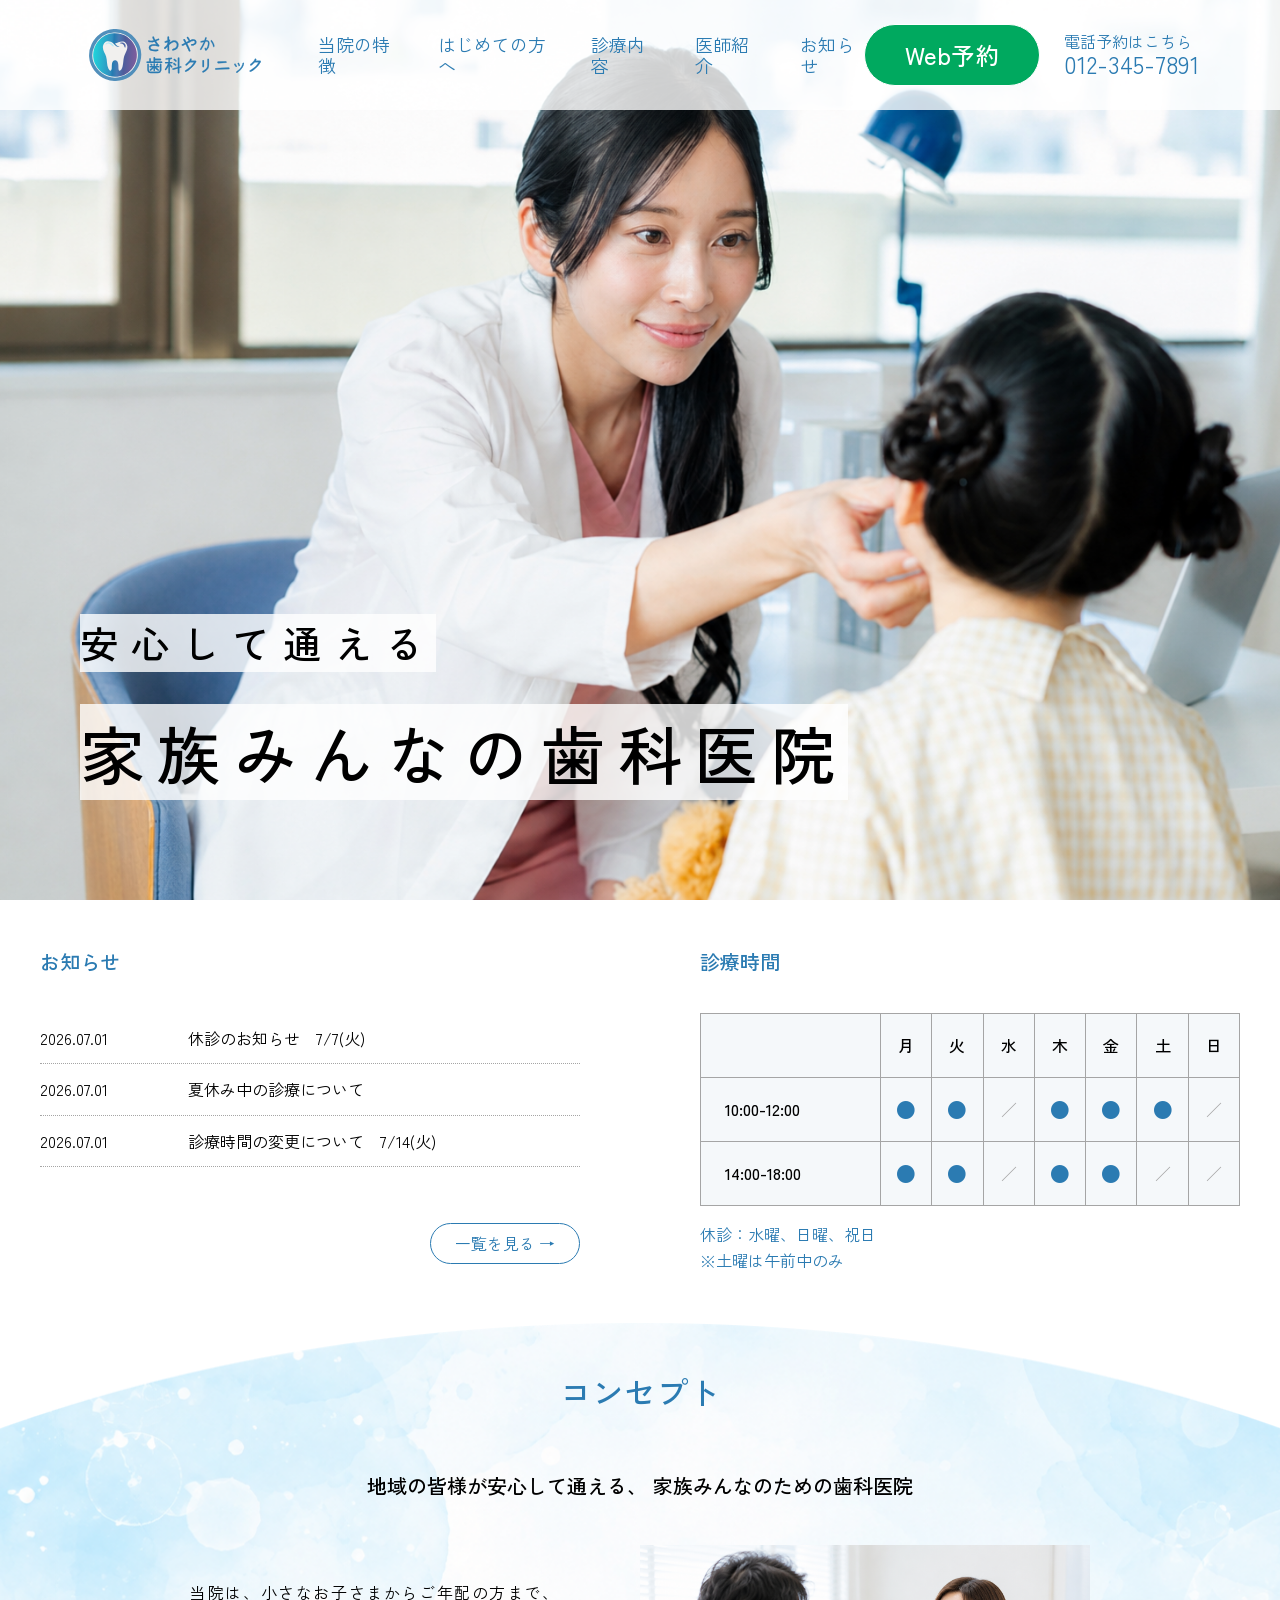
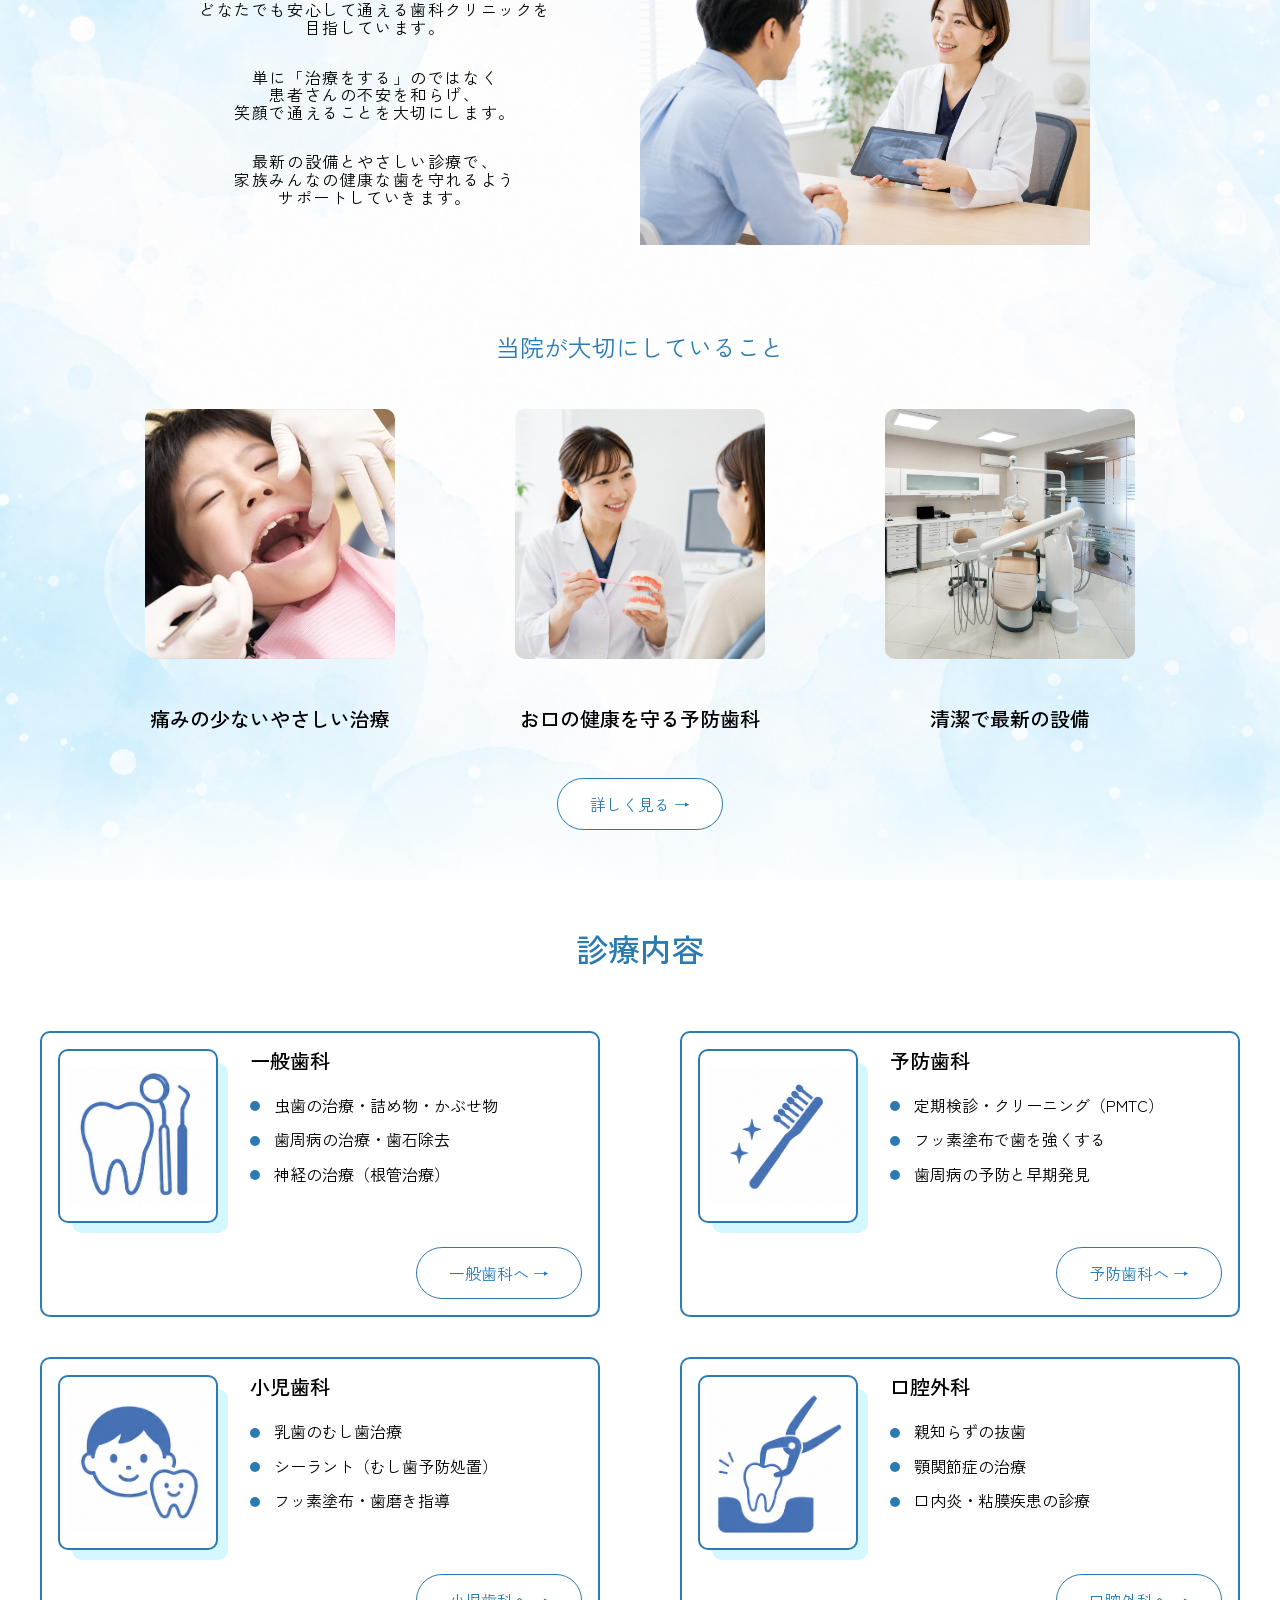
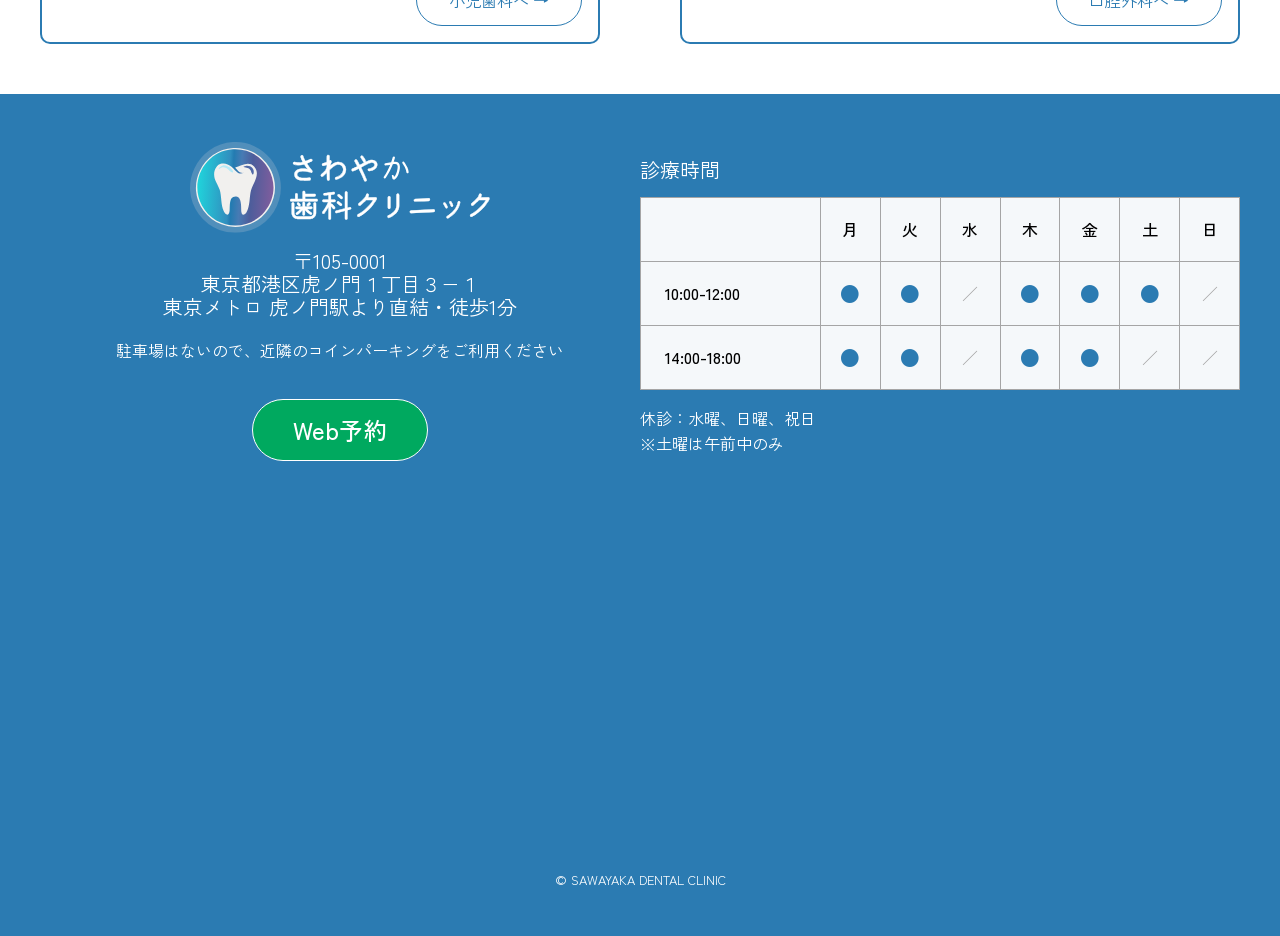
<file: index.html>
<!doctype html>
<html lang="ja">
  <head>
    <meta charset="UTF-8" />
    <meta
      name="description"
      content="中野区のさわやか歯科クリニック。小さなお子さまからご年配の方まで安心して通える歯科医院です。痛みの少ない治療、予防歯科、最新設備でお口の健康をサポートします。"
    />
    <meta name="viewport" content="width=device-width, initial-scale=1.0" />
    <link rel="stylesheet" href="css/destyle.css" />
    <link rel="preconnect" href="https://fonts.googleapis.com" />
    <link rel="preconnect" href="https://fonts.gstatic.com" crossorigin />
    <link
      href="https://fonts.googleapis.com/css2?family=Josefin+Sans:ital,wght@0,100..700;1,100..700&family=Zen+Kaku+Gothic+New&display=swap"
      rel="stylesheet"
    />
    <link rel="stylesheet" href="css/style.css" />
    <title>さわやか歯科医院</title>
  </head>

  <body class="home">
    <!-- ヘッダー -->
    <header id="header-area">
      <div class="header-menu">
        <!-- ロゴ -->
        <a href="index.html" class="header-logo">
          <img src="img/logo2.svg" alt="さわやか歯科医院ロゴ" />
        </a>
        <!-- ナビゲーション -->
        <nav id="header-navigation">
          <ul>
            <li><a href="../concept/index.html">当院の特徴</a></li>
            <li><a href="../new/index.html">はじめての方へ</a></li>
            <li><a href="../services/index.html">診療内容</a></li>
            <li><a href="../doctors/index.html">医師紹介</a></li>
            <li><a href="../blog/index.html">お知らせ</a></li>
          </ul>
        </nav>
      </div>

      <div class="header-contact">
        <a href="#" class="cta-button">Web予約</a>
        <div>
          <p class="tel-title">電話予約はこちら</p>
          <p class="tel-num">012-345-7891</p>
        </div>
      </div>

      <button
        id="hamburger-button"
        type="button"
        aria-label="メニュー"
        aria-controls="sp-navigation"
        aria-expanded="false"
      >
        <span></span>
        <span></span>
        <span></span>
      </button>

      <!-- SPナビゲーション -->
      <nav id="sp-navigation">
        <ul>
          <li><a href="../index.html">ホーム</a></li>
          <li><a href="../concept/index.html">当院の特徴</a></li>
          <li><a href="../new/index.html">はじめての方へ</a></li>
          <li><a href="../services/index.html">診療内容</a></li>
          <li><a href="../doctors/index.html">医師紹介</a></li>
          <li><a href="../blog/index.html">お知らせ</a></li>
        </ul>
      </nav>
    </header>
    <!-- ヘッダーここまで-->

    <main>
      <!-- First View -->
      <section id="fv">
        <picture class="fv-area">
          <!-- 800px以下：SP用 -->
          <source media="(max-width: 800px)" srcset="img/hero-1-sp.png" />
          <!-- 1000px以下：tablet用 -->
          <source media="(max-width: 1050px)" srcset="img/hero-1-tab.png" />
          <img
            class="fv-image"
            src="img/hero-1.png"
            alt="ファーストビュー画像"
          />
        </picture>
        <div class="fv-copy">
          <h1 class="fv-message-main">
            <span class="fv-message-sub">安心して通える</span>
            <span class="fv-message-title">家族みんなの歯科医院</span>
          </h1>
        </div>
      </section>
      <!-- First View ここまで-->

      <!-- お知らせと診療時間 -->
      <section id="schedule" class="section">
        <div class="container">
          <div class="news-block">
            <h2 class="section-title section-title--sm">お知らせ</h2>
            <ul class="news-list">
              <li class="news-item">
                <span class="news-date">2026.07.01</span>
                <p class="news-text">休診のお知らせ　7/7(火)</p>
              </li>
              <li class="news-item">
                <span class="news-date">2026.07.01</span>
                <p class="news-text">夏休み中の診療について</p>
              </li>
              <li class="news-item">
                <span class="news-date">2026.07.01</span>
                <p class="news-text">診療時間の変更について　7/14(火)</p>
              </li>
            </ul>
            <div class="news-button">
              <a href="#" class="primary-button primary-button--sm"
                >一覧を見る →</a
              >
            </div>
          </div>
          <div class="schedule-block">
            <h2 class="section-title section-title--sm">診療時間</h2>
            <div class="schedule-table">
              <div class="schedule-cell schedule-corner"></div>
              <div class="schedule-cell schedule-day">月</div>
              <div class="schedule-cell schedule-day">火</div>
              <div class="schedule-cell schedule-day">水</div>
              <div class="schedule-cell schedule-day">木</div>
              <div class="schedule-cell schedule-day">金</div>
              <div class="schedule-cell schedule-day">土</div>
              <div class="schedule-cell schedule-day">日</div>

              <div class="schedule-cell schedule-time">10:00-12:00</div>
              <div class="schedule-cell schedule-mark">●</div>
              <div class="schedule-cell schedule-mark">●</div>
              <div class="schedule-cell schedule-mark schedule-closed">／</div>
              <div class="schedule-cell schedule-mark">●</div>
              <div class="schedule-cell schedule-mark">●</div>
              <div class="schedule-cell schedule-mark">●</div>
              <div class="schedule-cell schedule-mark schedule-closed">／</div>

              <div class="schedule-cell schedule-time">14:00-18:00</div>
              <div class="schedule-cell schedule-mark">●</div>
              <div class="schedule-cell schedule-mark">●</div>
              <div class="schedule-cell schedule-mark schedule-closed">／</div>
              <div class="schedule-cell schedule-mark">●</div>
              <div class="schedule-cell schedule-mark">●</div>
              <div class="schedule-cell schedule-mark schedule-closed">／</div>
              <div class="schedule-cell schedule-mark schedule-closed">／</div>
            </div>
            <p class="schedule-note">
              休診：水曜、日曜、祝日<br />
              ※土曜は午前中のみ
            </p>
          </div>
        </div>
      </section>
      <!-- お知らせと診療時間ここまで-->

      <!-- Concept -->
      <section id="concept" class="section section-background-img">
        <div class="container">
          <div class="concept-contents">
            <h2 class="section-title">コンセプト</h2>
            <h3>
              地域の皆様が安心して通える、<br class="sp" />
              家族みんなのための歯科医院
            </h3>
            <div class="concept-explanation">
              <div>
                <p>
                  当院は、小さなお子さまからご年配の方まで、<br />
                  どなたでも安心して通える歯科クリニックを<br />目指しています。
                </p>
                <p>
                  単に「治療をする」のではなく<br />
                  患者さんの不安を和らげ、<br />笑顔で通えることを大切にします。
                </p>
                <p>
                  最新の設備とやさしい診療で、<br />
                  家族みんなの健康な歯を守れるよう<br />サポートしていきます。
                </p>
              </div>
              <img
                class="concept-explanation-img"
                src="img/concept-2.png"
                alt="相談する患者"
              />
            </div>
          </div>
          <div class="concept-important-points">
            <h3>当院が大切にしていること</h3>
            <div class="concept-pointcards">
              <div class="concept-card">
                <img src="img/painless.jpg" alt="子供の治療" />
                <h4 class="card-title">痛みの少ないやさしい治療</h4>
              </div>
              <div class="concept-card">
                <img src="img/lecture.png" alt="予防歯科" />
                <h4 class="card-title">お口の健康を守る予防歯科</h4>
              </div>
              <div class="concept-card">
                <img src="img/img3.jpg" alt="治療設備" />
                <h4 class="card-title">清潔で最新の設備</h4>
              </div>
            </div>
            <div class="concept-button">
              <a href="#" class="primary-button">詳しく見る →</a>
            </div>
          </div>
        </div>
      </section>
      <!-- Conceptここまで -->

      <!-- Service -->
      <section id="service" class="section">
        <div class="container">
          <div class="service-contents">
            <h2 class="section-title">診療内容</h2>
            <div class="service-cards">
              <article class="service-card">
                <div class="service-card-contents">
                  <div class="service-img">
                    <img src="img/general.png" alt="一般歯科" />
                  </div>
                  <div>
                    <h3 class="card-title">一般歯科</h3>
                    <ul class="service-list">
                      <li>虫歯の治療・詰め物・かぶせ物</li>
                      <li>歯周病の治療・歯石除去</li>
                      <li>神経の治療（根管治療）</li>
                    </ul>
                  </div>
                </div>
                <div class="service-button">
                  <a href="#" class="primary-button">一般歯科へ →</a>
                </div>
              </article>
              <article class="service-card">
                <div class="service-card-contents">
                  <div class="service-img">
                    <img src="img/yobou.png" alt="予防歯科" />
                  </div>
                  <div>
                    <h3 class="card-title">予防歯科</h3>
                    <ul class="service-list">
                      <li>定期検診・クリーニング（PMTC）</li>
                      <li>フッ素塗布で歯を強くする</li>
                      <li>歯周病の予防と早期発見</li>
                    </ul>
                  </div>
                </div>
                <div class="service-button">
                  <a href="#" class="primary-button">予防歯科へ →</a>
                </div>
              </article>
              <article class="service-card">
                <div class="service-card-contents">
                  <div class="service-img">
                    <img src="img/child.png" alt="小児歯科" />
                  </div>
                  <div>
                    <h3 class="card-title">小児歯科</h3>
                    <ul class="service-list">
                      <li>乳歯のむし歯治療</li>
                      <li>シーラント（むし歯予防処置）</li>
                      <li>フッ素塗布・歯磨き指導</li>
                    </ul>
                  </div>
                </div>
                <div class="service-button">
                  <a href="#" class="primary-button">小児歯科へ →</a>
                </div>
              </article>
              <article class="service-card">
                <div class="service-card-contents">
                  <div class="service-img">
                    <img src="img/sergery.png" alt="口腔外科" />
                  </div>
                  <div>
                    <h3 class="card-title">口腔外科</h3>
                    <ul class="service-list">
                      <li>親知らずの抜歯</li>
                      <li>顎関節症の治療</li>
                      <li>口内炎・粘膜疾患の診療</li>
                    </ul>
                  </div>
                </div>
                <div class="service-button">
                  <a href="#" class="primary-button">口腔外科へ →</a>
                </div>
              </article>
            </div>
          </div>
        </div>
      </section>
      <!-- Serviceここまで -->

      <!-- footer -->
      <footer class="footer">
        <div class="container">
          <div class="footer-info">
            <!-- フッター左側 -->
            <div class="footer-contents">
              <div class="footer-address">
                <div class="footer-logo">
                  <!-- ロゴ -->
                  <a href="index.html">
                    <img src="img/logo2_white.svg" alt="さわやか歯科医院ロゴ" />
                  </a>
                </div>
                <address>
                  <p>〒105-0001</p>
                  <p>東京都港区虎ノ門１丁目３−１</p>
                  <p>東京メトロ 虎ノ門駅より直結・徒歩1分</p>
                  <br>
                  <p class="footer-address-note">駐車場はないので、近隣のコインパーキングをご利用ください</p>
                </address>
              </div>
              <div class="footer-cta">
                <a href="#" class="cta-button">Web予約</a>
              </div>
            </div>
            <!-- フッター左側ここまで -->
            <!-- 診療時間 -->
            <div class="schedule-block">
              <h2>診療時間</h2>
              <div class="schedule-table">
                <div class="schedule-cell schedule-corner"></div>
                <div class="schedule-cell schedule-day">月</div>
                <div class="schedule-cell schedule-day">火</div>
                <div class="schedule-cell schedule-day">水</div>
                <div class="schedule-cell schedule-day">木</div>
                <div class="schedule-cell schedule-day">金</div>
                <div class="schedule-cell schedule-day">土</div>
                <div class="schedule-cell schedule-day">日</div>

                <div class="schedule-cell schedule-time">10:00-12:00</div>
                <div class="schedule-cell schedule-mark">●</div>
                <div class="schedule-cell schedule-mark">●</div>
                <div class="schedule-cell schedule-mark schedule-closed">
                  ／
                </div>
                <div class="schedule-cell schedule-mark">●</div>
                <div class="schedule-cell schedule-mark">●</div>
                <div class="schedule-cell schedule-mark">●</div>
                <div class="schedule-cell schedule-mark schedule-closed">
                  ／
                </div>

                <div class="schedule-cell schedule-time">14:00-18:00</div>
                <div class="schedule-cell schedule-mark">●</div>
                <div class="schedule-cell schedule-mark">●</div>
                <div class="schedule-cell schedule-mark schedule-closed">
                  ／
                </div>
                <div class="schedule-cell schedule-mark">●</div>
                <div class="schedule-cell schedule-mark">●</div>
                <div class="schedule-cell schedule-mark schedule-closed">
                  ／
                </div>
                <div class="schedule-cell schedule-mark schedule-closed">
                  ／
                </div>
              </div>
              <p class="schedule-note">
                休診：水曜、日曜、祝日<br />
                ※土曜は午前中のみ
              </p>
            </div>
            <!-- 診療時間 ここまで-->
          </div>
          <div class="footer-map">
            <iframe
              title="さわやか歯科医院 地図"
              src="https://www.google.com/maps/embed?pb=!1m18!1m12!1m3!1d3241.284754090708!2d139.74967205000002!3d35.6699899!2m3!1f0!2f0!3f0!3m2!1i1024!2i768!4f13.1!3m3!1m2!1s0x60188b927e5642eb%3A0xeffa41a7ba05b4c9!2z44CSMTA1LTAwMDEg5p2x5Lqs6YO95riv5Yy66JmO44OO6ZaA77yR5LiB55uu77yT!5e0!3m2!1sja!2sjp!4v1785803252542!5m2!1sja!2sjp"
              allowfullscreen=""
              loading="lazy"
              referrerpolicy="strict-origin-when-cross-origin"
            ></iframe>
          </div>
          <div class="footer-copyright">
            <small> &copy; SAWAYAKA DENTAL CLINIC </small>
          </div>
        </div>
      </footer>
      <!-- footer ここまで-->
    </main>

    <script src="js/top.js"></script>
  </body>
</html>
</file>
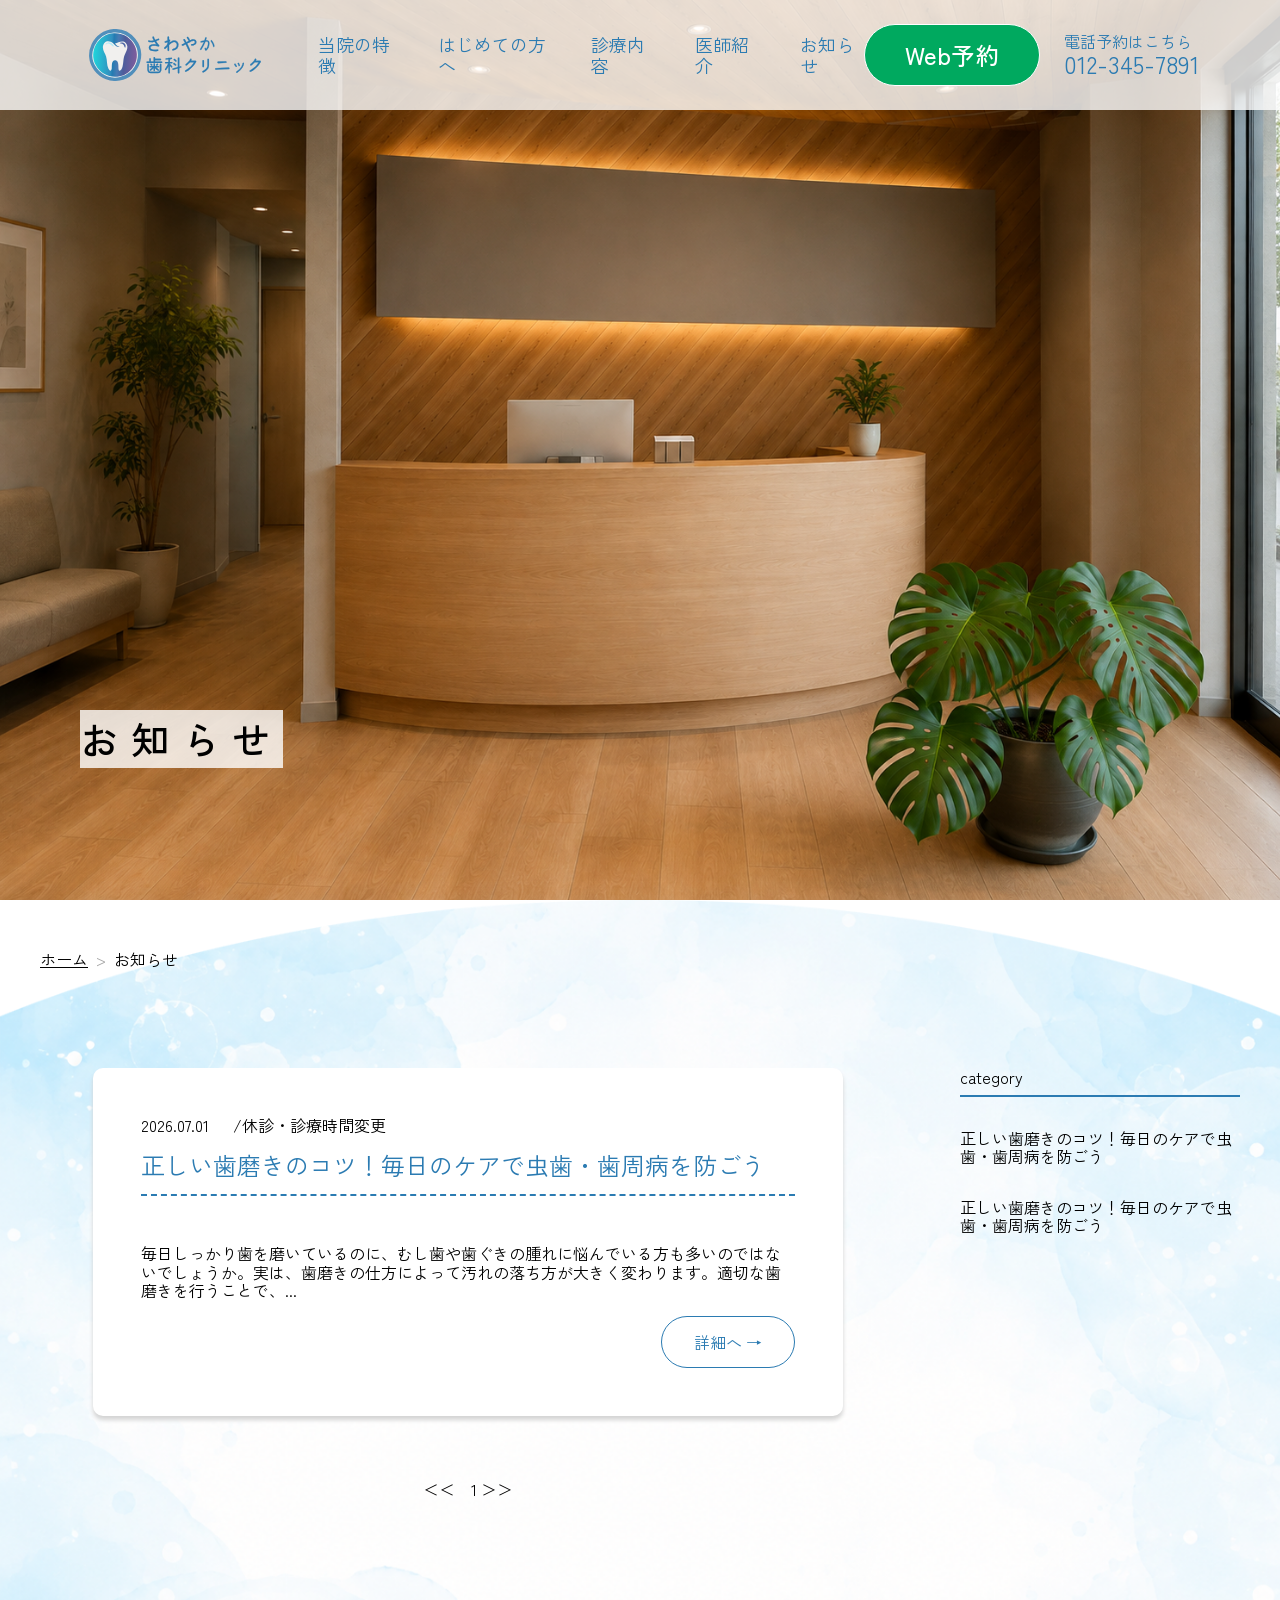
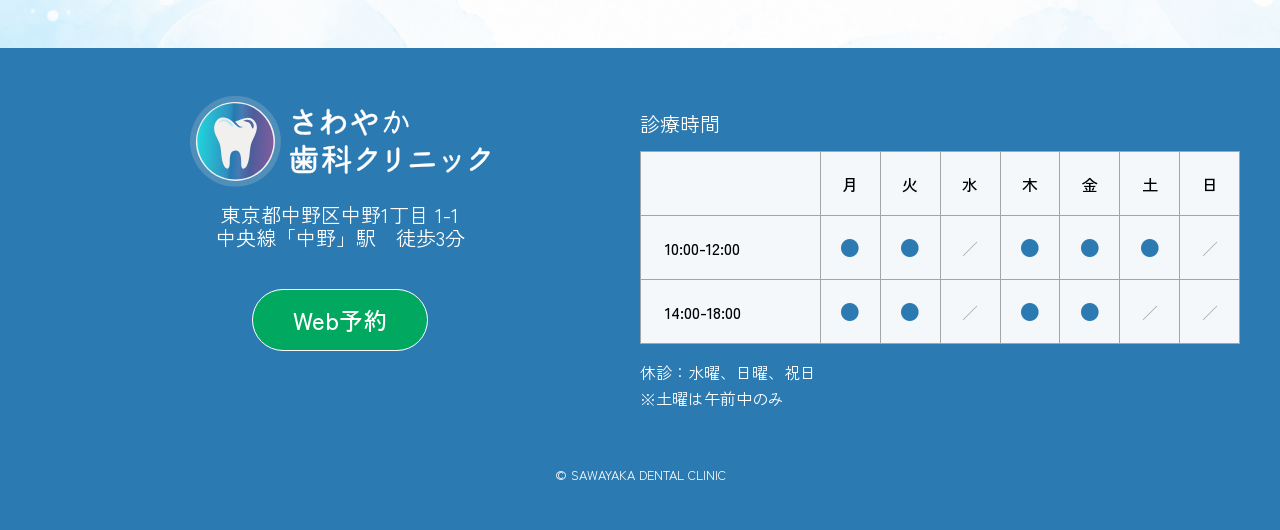
<file: blog/index.html>
<!doctype html>
<html lang="ja">
  <head>
    <meta charset="UTF-8" />
    <meta
      name="description"
      content="中野区のさわやか歯科クリニック。小さなお子さまからご年配の方まで安心して通える歯科医院です。痛みの少ない治療、予防歯科、最新設備でお口の健康をサポートします。"
    />
    <meta name="viewport" content="width=device-width, initial-scale=1.0" />
    <link rel="stylesheet" href="../css/destyle.css" />
    <link rel="preconnect" href="https://fonts.googleapis.com" />
    <link rel="preconnect" href="https://fonts.gstatic.com" crossorigin />
    <link
      href="https://fonts.googleapis.com/css2?family=Josefin+Sans:ital,wght@0,100..700;1,100..700&family=Zen+Kaku+Gothic+New&display=swap"
      rel="stylesheet"
    />
    <link rel="stylesheet" href="../css/style.css" />
    <title>お知らせ</title>
  </head>

  <body>
    <!-- ヘッダー -->
    <header id="header-area">
      <div class="header-menu">
        <!-- ロゴ -->
        <a href="../index.html" class="header-logo">
          <img src="../img/logo2.svg" alt="さわやか歯科医院ロゴ" />
        </a>
        <!-- ナビゲーション -->
        <nav id="header-navigation">
          <ul>
            <li><a href="../concept/index.html">当院の特徴</a></li>
            <li><a href="../new/index.html">はじめての方へ</a></li>
            <li><a href="../services/index.html">診療内容</a></li>
            <li><a href="../doctors/index.html">医師紹介</a></li>
            <li><a href="../blog/index.html">お知らせ</a></li>
          </ul>
        </nav>
      </div>

      <div class="header-contact">
        <a href="#" class="cta-button">Web予約</a>
        <div>
          <p class="tel-title">電話予約はこちら</p>
          <p class="tel-num">012-345-7891</p>
        </div>
      </div>

      <button
        id="hamburger-button"
        type="button"
        aria-label="メニュー"
        aria-controls="sp-navigation"
        aria-expanded="false"
      >
        <span></span>
        <span></span>
        <span></span>
      </button>

      <!-- SPナビゲーション -->
      <nav id="sp-navigation">
        <ul>
          <li><a href="../index.html">ホーム</a></li>
          <li><a href="../concept/index.html">当院の特徴</a></li>
          <li><a href="../new/index.html">はじめての方へ</a></li>
          <li><a href="../services/index.html">診療内容</a></li>
          <li><a href="../doctors/index.html">医師紹介</a></li>
          <li><a href="../blog/index.html">お知らせ</a></li>
        </ul>
      </nav>
    </header>
    <!-- ヘッダーここまで-->

    <main>
      <!-- First View -->
      <section id="fv">
        <picture class="fv-area">
          <!-- 800px以下：SP用 -->
          <source media="(max-width: 800px)" srcset="../img/lobby.png" />
          <!-- 1000px以下：tablet用 -->
          <source media="(max-width: 1050px)" srcset="../img/lobby.png" />
          <img
            class="fv-image fv-image--center"
            src="../img/lobby.png"
            alt="受付"
          />
        </picture>
        <div class="fv-copy">
          <h1 class="fv-message-main">
            <span class="fv-message-sub">お知らせ</span>
          </h1>
        </div>
      </section>
      <!-- First View ここまで-->

      <div class="blog-page section-background-img">
        <div class="container">
          <!-- パンくず-->
          <nav class="breadcrumb section" aria-label="パンくずリスト">
            <ol class="breadcrumb-list">
              <li><a href="/">ホーム</a></li>
              <li aria-current="page">お知らせ</li>
            </ol>
          </nav>
          <!-- パンくずここまで-->

          <div class="blog-layout section">
            <!-- ブログ -->
            <section class="blog-list">
              <div class="blog-card">
                <div class="blog-card-info">
                  <p>2026.07.01</p>
                  <p class="blog-card-tag">休診・診療時間変更</p>
                </div>
                <h2>正しい歯磨きのコツ！毎日のケアで虫歯・歯周病を防ごう</h2>
                <div class="card-divider"></div>
                <p>
                  毎日しっかり歯を磨いているのに、むし歯や歯ぐきの腫れに悩んでいる方も多いのではないでしょうか。実は、歯磨きの仕方によって汚れの落ち方が大きく変わります。適切な歯磨きを行うことで、...
                </p>
                <div class="blog-button">
                  <a href="#" class="primary-button">詳細へ →</a>
                </div>
              </div>
              <div class="blog-pagination">
                <p>＜＜　1 ＞＞</p>
              </div>
            </section>
            <!-- ブログここまで-->

            <!-- サイドバー -->
            <aside class="sidebar-category">
              <div class="sidebar-category-title">category</div>
              <div>正しい歯磨きのコツ！毎日のケアで虫歯・歯周病を防ごう</div>
              <div>正しい歯磨きのコツ！毎日のケアで虫歯・歯周病を防ごう</div>
            </aside>
            <!-- サイドバーここまで -->
          </div>
        </div>
      </div>

      <!-- footer -->
      <footer class="footer">
        <div class="container">
          <div class="footer-info">
            <!-- フッター左側 -->
            <div class="footer-contents">
              <div class="footer-address">
                <div class="footer-logo">
                  <!-- ロゴ -->
                  <a href="index.html">
                    <img
                      src="../img/logo2_white.svg"
                      alt="さわやか歯科医院ロゴ"
                    />
                  </a>
                </div>
                <address>
                  <p>東京都中野区中野1丁目 1-1</p>
                  <p>中央線「中野」駅　徒歩3分</p>
                </address>
              </div>
              <div class="footer-cta">
                <a href="#" class="cta-button">Web予約</a>
              </div>
            </div>
            <!-- フッター左側ここまで -->
            <!-- 診療時間 -->
            <div class="schedule-block">
              <h2>診療時間</h2>
              <div class="schedule-table">
                <div class="schedule-cell schedule-corner"></div>
                <div class="schedule-cell schedule-day">月</div>
                <div class="schedule-cell schedule-day">火</div>
                <div class="schedule-cell schedule-day">水</div>
                <div class="schedule-cell schedule-day">木</div>
                <div class="schedule-cell schedule-day">金</div>
                <div class="schedule-cell schedule-day">土</div>
                <div class="schedule-cell schedule-day">日</div>

                <div class="schedule-cell schedule-time">10:00-12:00</div>
                <div class="schedule-cell schedule-mark">●</div>
                <div class="schedule-cell schedule-mark">●</div>
                <div class="schedule-cell schedule-mark schedule-closed">
                  ／
                </div>
                <div class="schedule-cell schedule-mark">●</div>
                <div class="schedule-cell schedule-mark">●</div>
                <div class="schedule-cell schedule-mark">●</div>
                <div class="schedule-cell schedule-mark schedule-closed">
                  ／
                </div>

                <div class="schedule-cell schedule-time">14:00-18:00</div>
                <div class="schedule-cell schedule-mark">●</div>
                <div class="schedule-cell schedule-mark">●</div>
                <div class="schedule-cell schedule-mark schedule-closed">
                  ／
                </div>
                <div class="schedule-cell schedule-mark">●</div>
                <div class="schedule-cell schedule-mark">●</div>
                <div class="schedule-cell schedule-mark schedule-closed">
                  ／
                </div>
                <div class="schedule-cell schedule-mark schedule-closed">
                  ／
                </div>
              </div>
              <p class="schedule-note">
                休診：水曜、日曜、祝日<br />
                ※土曜は午前中のみ
              </p>
            </div>
            <!-- 診療時間 ここまで-->
          </div>
          <div class="footer-map">
            <iframe
              title="さわやか歯科医院 地図"
              src="https://www.google.com/maps/embed?pb=!1m14!1m8!1m3!1d3239.833121392787!2d139.6651018!3d35.705724!3m2!1i1024!2i768!4f13.1!3m3!1m2!1s0x6018f296b32f3571%3A0x568104f2ac34074e!2z5Lit6YeO6aeF!5e0!3m2!1sja!2sjp!4v1785392628953!5m2!1sja!2sjp"
              allowfullscreen=""
              loading="lazy"
              referrerpolicy="strict-origin-when-cross-origin"
            ></iframe>
          </div>
          <div class="footer-copyright">
            <small> &copy; SAWAYAKA DENTAL CLINIC </small>
          </div>
        </div>
      </footer>
      <!-- footer ここまで-->
    </main>

    <script src="../js/top.js"></script>
  </body>
</html>
</file>
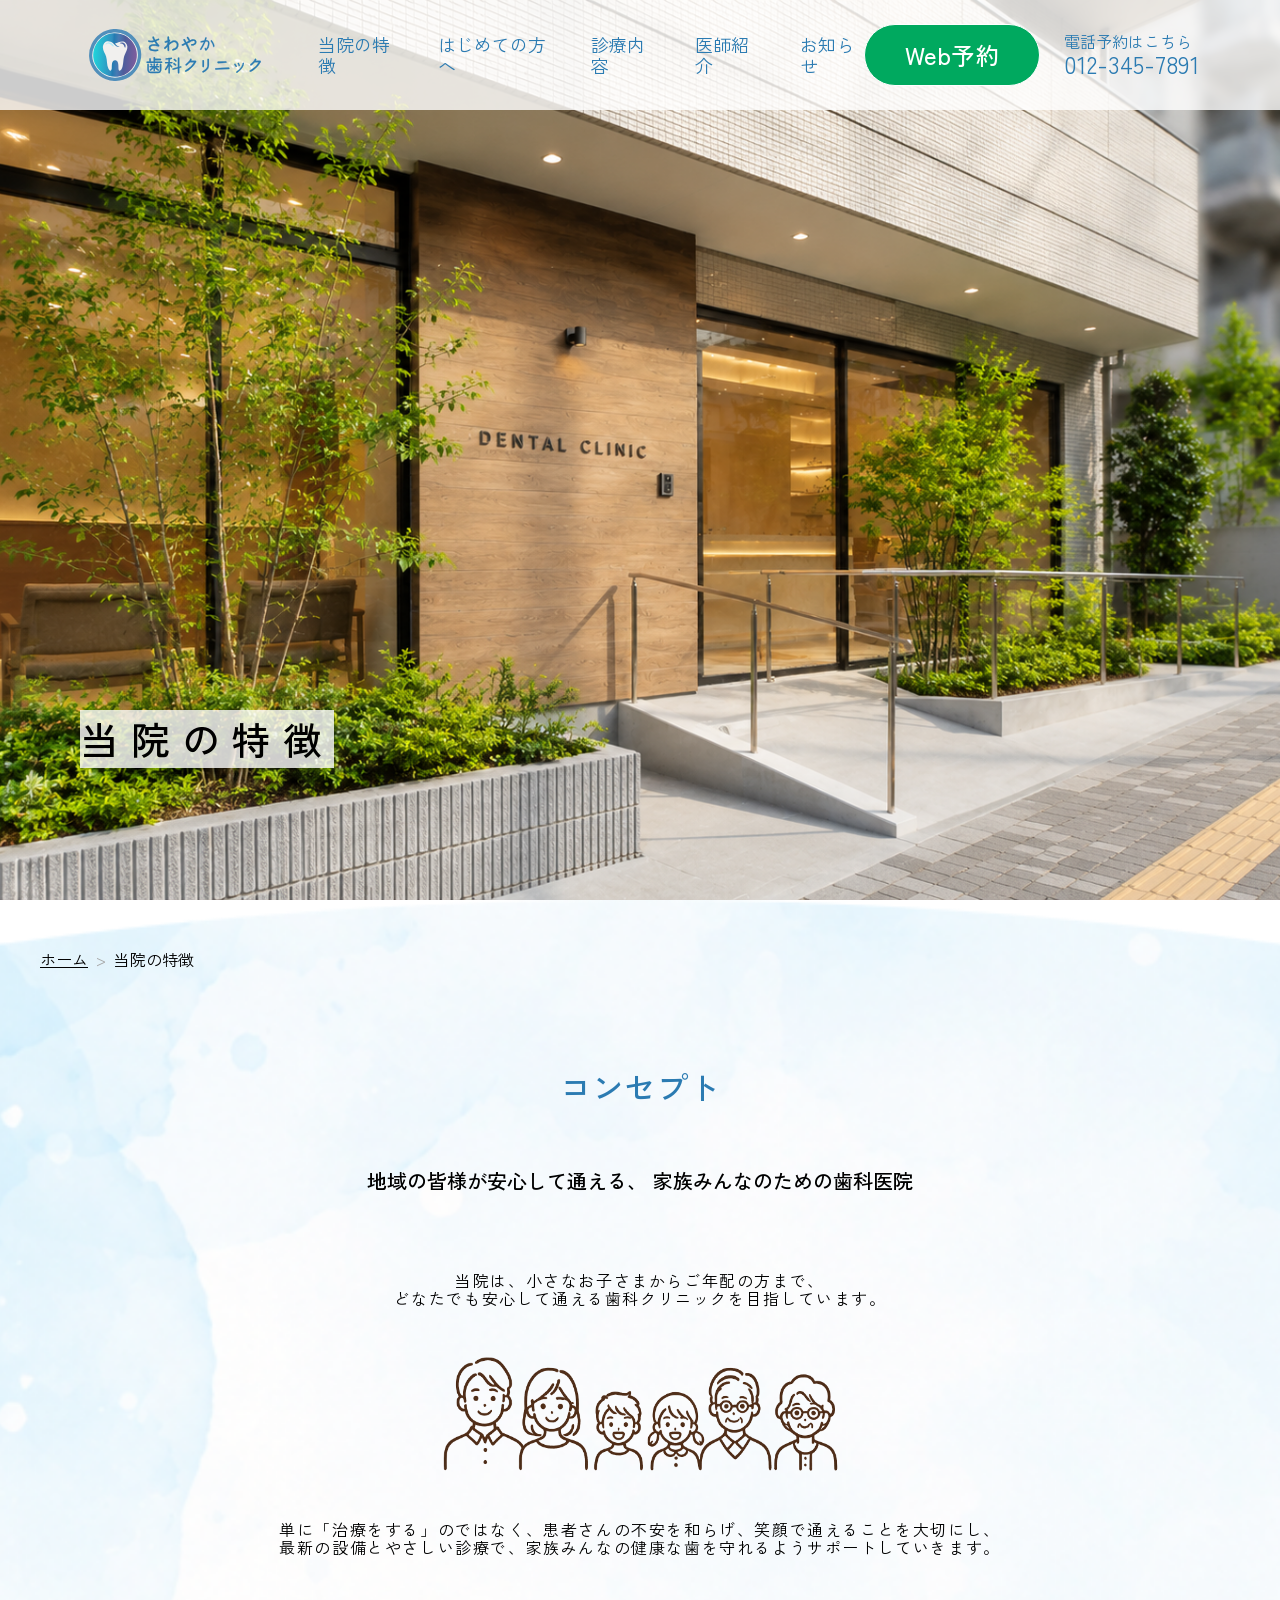
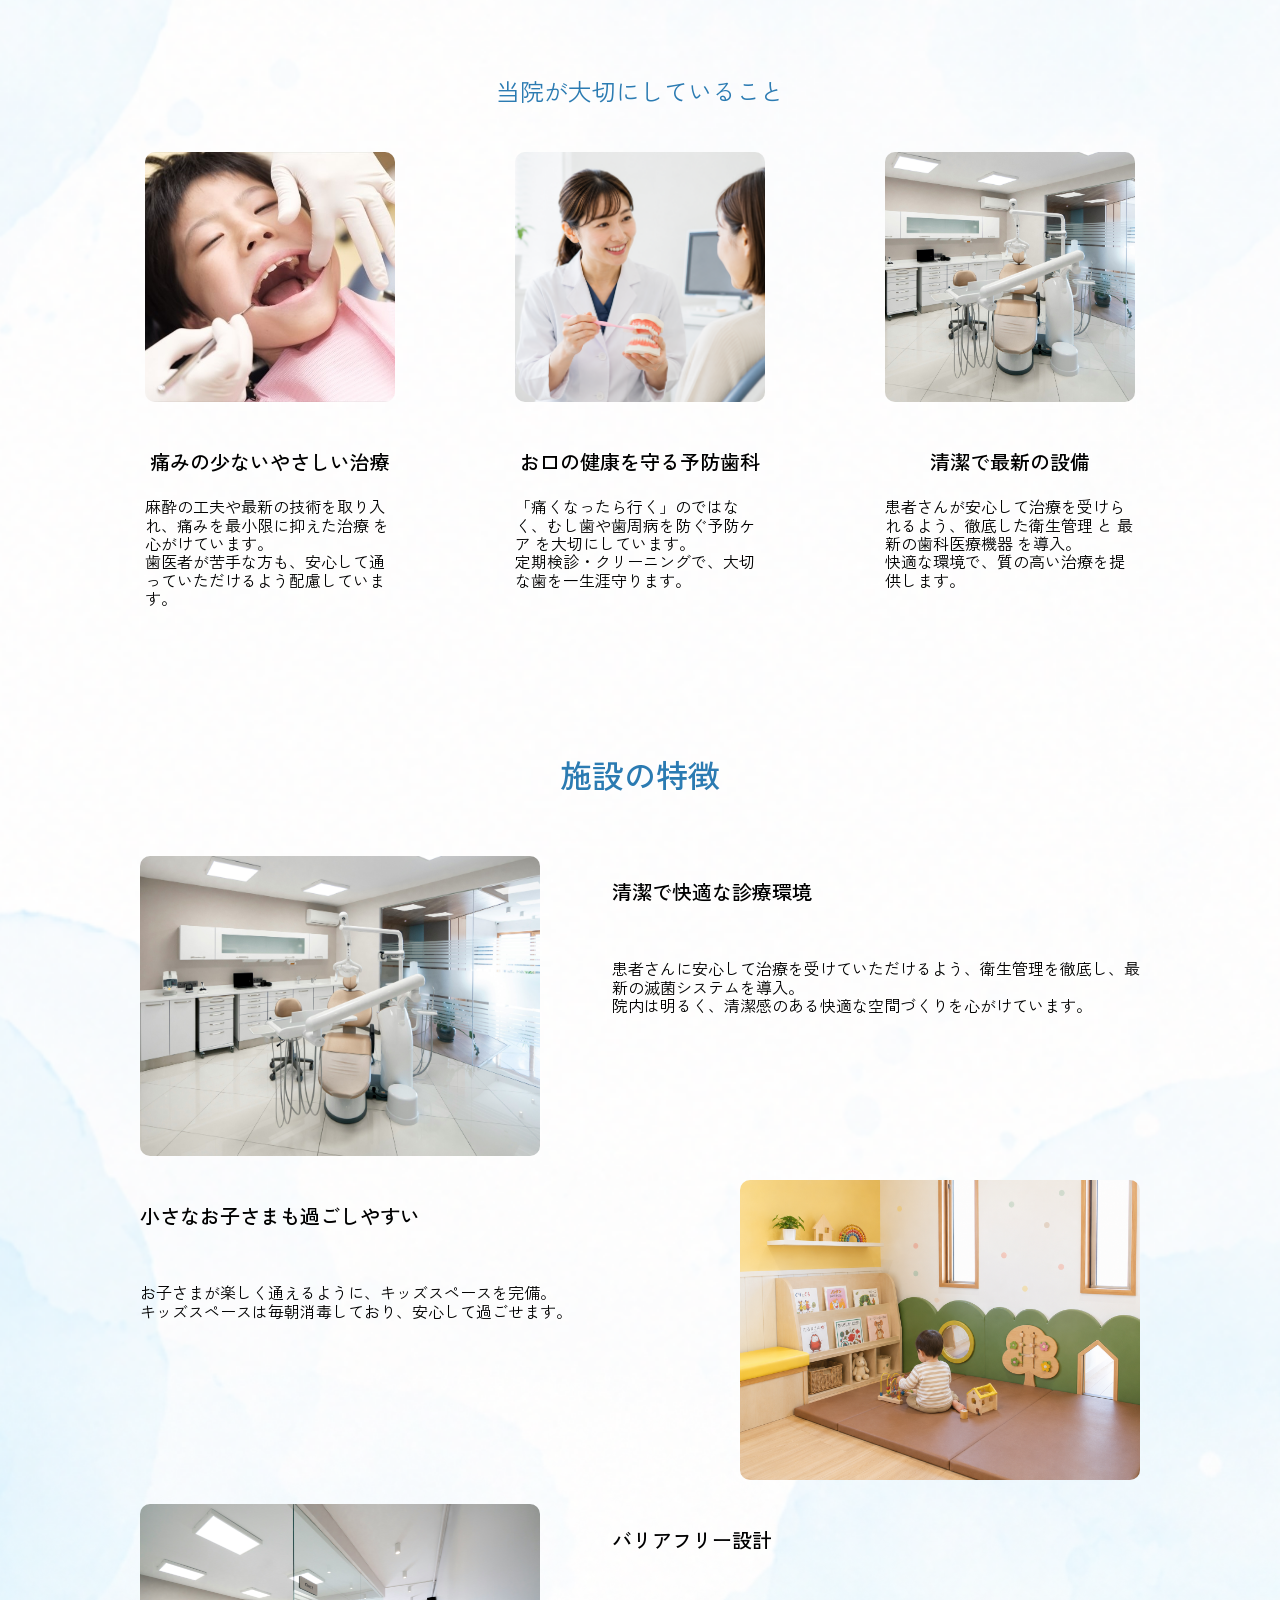
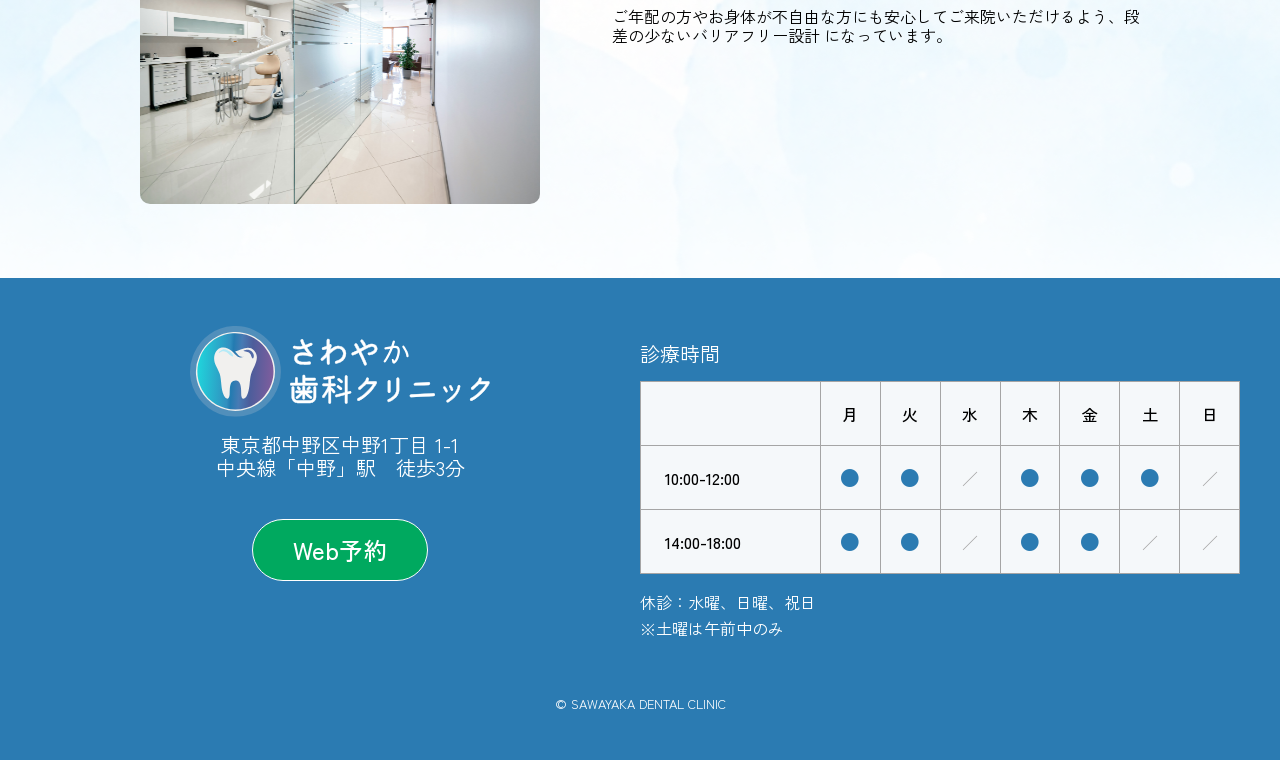
<file: concept/index.html>
<!doctype html>
<html lang="ja">
  <head>
    <meta charset="UTF-8" />
    <meta
      name="description"
      content="中野区のさわやか歯科クリニック。小さなお子さまからご年配の方まで安心して通える歯科医院です。痛みの少ない治療、予防歯科、最新設備でお口の健康をサポートします。"
    />
    <meta name="viewport" content="width=device-width, initial-scale=1.0" />
    <link rel="stylesheet" href="../css/destyle.css" />
    <link rel="preconnect" href="https://fonts.googleapis.com" />
    <link rel="preconnect" href="https://fonts.gstatic.com" crossorigin />
    <link
      href="https://fonts.googleapis.com/css2?family=Josefin+Sans:ital,wght@0,100..700;1,100..700&family=Zen+Kaku+Gothic+New&display=swap"
      rel="stylesheet"
    />
    <link rel="stylesheet" href="../css/style.css" />
    <title>当院の特徴</title>
  </head>

  <body>
    <!-- ヘッダー -->
    <header id="header-area">
      <div class="header-menu">
        <!-- ロゴ -->
        <a href="../index.html" class="header-logo">
          <img src="../img/logo2.svg" alt="さわやか歯科医院ロゴ" />
        </a>
        <!-- ナビゲーション -->
        <nav id="header-navigation">
          <ul>
            <li><a href="../concept/index.html">当院の特徴</a></li>
            <li><a href="../new/index.html">はじめての方へ</a></li>
            <li><a href="../services/index.html">診療内容</a></li>
            <li><a href="../doctors/index.html">医師紹介</a></li>
            <li><a href="../blog/index.html">お知らせ</a></li>
          </ul>
        </nav>
      </div>

      <div class="header-contact">
        <a href="#" class="cta-button">Web予約</a>
        <div>
          <p class="tel-title">電話予約はこちら</p>
          <p class="tel-num">012-345-7891</p>
        </div>
      </div>

      <button
        id="hamburger-button"
        type="button"
        aria-label="メニュー"
        aria-controls="sp-navigation"
        aria-expanded="false"
      >
        <span></span>
        <span></span>
        <span></span>
      </button>

      <!-- SPナビゲーション -->
      <nav id="sp-navigation">
        <ul>
          <li><a href="../index.html">ホーム</a></li>
          <li><a href="../concept/index.html">当院の特徴</a></li>
          <li><a href="../new/index.html">はじめての方へ</a></li>
          <li><a href="../services/index.html">診療内容</a></li>
          <li><a href="../doctors/index.html">医師紹介</a></li>
          <li><a href="../blog/index.html">お知らせ</a></li>
        </ul>
      </nav>
    </header>
    <!-- ヘッダーここまで-->

    <main>
      <!-- First View -->
      <section id="fv">
        <picture class="fv-area">
          <!-- 800px以下：SP用 -->
          <source media="(max-width: 800px)" srcset="../img/appearance.png" />
          <!-- 1000px以下：tablet用 -->
          <source media="(max-width: 1050px)" srcset="../img/appearance.png" />
          <img class="fv-image fv-image--center" src="../img/appearance.png" alt="外観" />
        </picture>
        <div class="fv-copy">
          <h1 class="fv-message-main">
            <span class="fv-message-sub">当院の特徴</span>
          </h1>
        </div>
      </section>
      <!-- First View ここまで-->

      <!-- パンくず、コンセプト、施設の特徴-->
      <div class="section-background-img">
        <!-- パンくず-->
        <div class="container section">
          <nav class="breadcrumb" aria-label="パンくずリスト">
            <ol class="breadcrumb-list">
              <li><a href="/">ホーム</a></li>
              <li aria-current="page">当院の特徴</li>
            </ol>
          </nav>
        </div>
        <!-- パンくずここまで-->

        <!-- Concept -->
        <section id="concept" class="section">
          <div class="container">
            <div class="concept-contents">
              <h2 class="section-title">コンセプト</h2>
              <h3>
                地域の皆様が安心して通える、<br class="sp" />
                家族みんなのための歯科医院
              </h3>
              <div class="concept-explanation">
                <div>
                  <p>
                    当院は、小さなお子さまからご年配の方まで、<br />どなたでも安心して通える歯科クリニックを目指しています。
                  </p>
                  <img
                    class="concept-explanation-icon"
                    src="../img/icon-family.png"
                    alt="家族"
                  />
                  <p>
                    単に「治療をする」のではなく、患者さんの不安を和らげ、笑顔で通えることを大切にし、<br />
                    最新の設備とやさしい診療で、家族みんなの健康な歯を守れるようサポートしていきます。
                  </p>
                </div>
              </div>
            </div>
            <div class="concept-important-points">
              <h3>当院が大切にしていること</h3>
              <div class="concept-pointcards">
                <div class="concept-card">
                  <img src="../img/painless.jpg" alt="子供の治療" />
                  <h4 class="card-title">痛みの少ないやさしい治療</h4>
                  <p>
                    麻酔の工夫や最新の技術を取り入れ、痛みを最小限に抑えた治療
                    を心がけています。<br />
                    歯医者が苦手な方も、安心して通っていただけるよう配慮しています。
                  </p>
                </div>
                <div class="concept-card">
                  <img src="../img/lecture.png" alt="予防歯科" />
                  <h4 class="card-title">お口の健康を守る予防歯科</h4>
                  <p>
                    「痛くなったら行く」のではなく、むし歯や歯周病を防ぐ予防ケア
                    を大切にしています。<br />定期検診・クリーニングで、大切な歯を一生涯守ります。
                  </p>
                </div>
                <div class="concept-card">
                  <img src="../img/img3.jpg" alt="治療設備" />
                  <h4 class="card-title">清潔で最新の設備</h4>
                  <p>
                    患者さんが安心して治療を受けられるよう、徹底した衛生管理 と
                    最新の歯科医療機器 を導入。<br />快適な環境で、質の高い治療を提供します。
                  </p>
                </div>
              </div>
            </div>
          </div>
        </section>
        <!-- Conceptここまで -->

        <!-- 施設の紹介 -->
        <section id="facilities" class="section">
          <div class="container--sm">
            <h2 class="section-title">施設の特徴</h2>
            <div class="facilities-cards">
              <div class="facilities-card">
                <img
                  class="facilities-card-img"
                  src="../img/img3.jpg"
                  alt="清潔で快適な診療室"
                />
                <div class="facilities-card-text">
                  <h3 class="card-title">清潔で快適な診療環境</h3>
                  <p>
                    患者さんに安心して治療を受けていただけるよう、衛生管理を徹底し、最新の滅菌システムを導入。<br />院内は明るく、清潔感のある快適な空間づくりを心がけています。
                  </p>
                </div>
              </div>
              <div class="facilities-card facilities-card-rev">
                <img
                  class="facilities-card-img"
                  src="../img/kidsspace.png"
                  alt="キッズスペース"
                />
                <div class="facilities-card-text">
                  <h3 class="card-title">小さなお子さまも過ごしやすい</h3>
                  <p>
                    お子さまが楽しく通えるように、キッズスペースを完備。<br />キッズスペースは毎朝消毒しており、安心して過ごせます。
                  </p>
                </div>
              </div>
              <div class="facilities-card">
                <img
                  class="facilities-card-img"
                  src="../img/img6.jpg"
                  alt="バリアフリーな診療室"
                />
                <div class="facilities-card-text">
                  <h3 class="card-title">バリアフリー設計</h3>
                  <p>
                    ご年配の方やお身体が不自由な方にも安心してご来院いただけるよう、段差の少ないバリアフリー設計
                    になっています。
                  </p>
                </div>
              </div>
            </div>
          </div>
        </section>

        <!-- 施設の紹介ここまで -->
      </div>
      <!-- パンくず、コンセプト、施設の特徴　ここまで-->

      <!-- footer -->
      <footer class="footer">
        <div class="container">
          <div class="footer-info">
            <!-- フッター左側 -->
            <div class="footer-contents">
              <div class="footer-address">
                <div class="footer-logo">
                  <!-- ロゴ -->
                  <a href="index.html">
                    <img
                      src="../img/logo2_white.svg"
                      alt="さわやか歯科医院ロゴ"
                    />
                  </a>
                </div>
                <address>
                  <p>東京都中野区中野1丁目 1-1</p>
                  <p>中央線「中野」駅　徒歩3分</p>
                </address>
              </div>
              <div class="footer-cta">
                <a href="#" class="cta-button">Web予約</a>
              </div>
            </div>
            <!-- フッター左側ここまで -->
            <!-- 診療時間 -->
            <div class="schedule-block">
              <h2>診療時間</h2>
              <div class="schedule-table">
                <div class="schedule-cell schedule-corner"></div>
                <div class="schedule-cell schedule-day">月</div>
                <div class="schedule-cell schedule-day">火</div>
                <div class="schedule-cell schedule-day">水</div>
                <div class="schedule-cell schedule-day">木</div>
                <div class="schedule-cell schedule-day">金</div>
                <div class="schedule-cell schedule-day">土</div>
                <div class="schedule-cell schedule-day">日</div>

                <div class="schedule-cell schedule-time">10:00-12:00</div>
                <div class="schedule-cell schedule-mark">●</div>
                <div class="schedule-cell schedule-mark">●</div>
                <div class="schedule-cell schedule-mark schedule-closed">
                  ／
                </div>
                <div class="schedule-cell schedule-mark">●</div>
                <div class="schedule-cell schedule-mark">●</div>
                <div class="schedule-cell schedule-mark">●</div>
                <div class="schedule-cell schedule-mark schedule-closed">
                  ／
                </div>

                <div class="schedule-cell schedule-time">14:00-18:00</div>
                <div class="schedule-cell schedule-mark">●</div>
                <div class="schedule-cell schedule-mark">●</div>
                <div class="schedule-cell schedule-mark schedule-closed">
                  ／
                </div>
                <div class="schedule-cell schedule-mark">●</div>
                <div class="schedule-cell schedule-mark">●</div>
                <div class="schedule-cell schedule-mark schedule-closed">
                  ／
                </div>
                <div class="schedule-cell schedule-mark schedule-closed">
                  ／
                </div>
              </div>
              <p class="schedule-note">
                休診：水曜、日曜、祝日<br />
                ※土曜は午前中のみ
              </p>
            </div>
            <!-- 診療時間 ここまで-->
          </div>
          <div class="footer-map">
            <iframe
              title="さわやか歯科医院 地図"
              src="https://www.google.com/maps/embed?pb=!1m14!1m8!1m3!1d3239.833121392787!2d139.6651018!3d35.705724!3m2!1i1024!2i768!4f13.1!3m3!1m2!1s0x6018f296b32f3571%3A0x568104f2ac34074e!2z5Lit6YeO6aeF!5e0!3m2!1sja!2sjp!4v1785392628953!5m2!1sja!2sjp"
              allowfullscreen=""
              loading="lazy"
              referrerpolicy="strict-origin-when-cross-origin"
            ></iframe>
          </div>
          <div class="footer-copyright">
            <small> &copy; SAWAYAKA DENTAL CLINIC </small>
          </div>
        </div>
      </footer>
      <!-- footer ここまで-->
    </main>

    <script src="../js/top.js"></script>
  </body>
</html>
</file>
<file: css/destyle.css>
/*! destyle.css v4.0.1 | MIT License | https://github.com/nicolas-cusan/destyle.css */

/* Reset box-model and set borders */
/* ============================================ */

*,
::before,
::after {
  box-sizing: border-box;
  border-style: solid;
  border-width: 0;
  min-width: 0;
}

/* Document */
/* ============================================ */

/**
 * 1. Correct the line height in all browsers.
 * 2. Prevent adjustments of font size after orientation changes in iOS.
 * 3. Remove gray overlay on links for iOS.
 */

html {
  line-height: 1.15; /* 1 */
  -webkit-text-size-adjust: 100%; /* 2 */
  -webkit-tap-highlight-color: transparent; /* 3*/
}

/* Sections */
/* ============================================ */

/**
 * Remove the margin in all browsers.
 */

body {
  margin: 0;
}

/**
 * Render the `main` element consistently in IE.
 */

main {
  display: block;
}

/* Vertical rhythm */
/* ============================================ */

p,
table,
blockquote,
address,
pre,
iframe,
form,
figure,
dl {
  margin: 0;
}

/* Headings */
/* ============================================ */

h1,
h2,
h3,
h4,
h5,
h6 {
  font-size: inherit;
  font-weight: inherit;
  margin: 0;
}

/* Lists (enumeration) */
/* ============================================ */

ul,
ol {
  margin: 0;
  padding: 0;
  list-style: none;
}

/* Lists (definition) */
/* ============================================ */

dt {
  font-weight: bold;
}

dd {
  margin-left: 0;
}

/* Grouping content */
/* ============================================ */

/**
 * 1. Add the correct box sizing in Firefox.
 * 2. Show the overflow in Edge and IE.
 */

hr {
  box-sizing: content-box; /* 1 */
  height: 0; /* 1 */
  overflow: visible; /* 2 */
  border-top-width: 1px;
  margin: 0;
  clear: both;
  color: inherit;
}

/**
 * 1. Correct the inheritance and scaling of font size in all browsers.
 * 2. Correct the odd `em` font sizing in all browsers.
 */

pre {
  font-family: monospace, monospace; /* 1 */
  font-size: inherit; /* 2 */
}

address {
  font-style: inherit;
}

/* Text-level semantics */
/* ============================================ */

/**
 * Remove the gray background on active links in IE 10.
 */

a {
  background-color: transparent;
  text-decoration: none;
  color: inherit;
}

/**
 * 1. Remove the bottom border in Chrome 57-
 * 2. Add the correct text decoration in Chrome, Edge, IE, Opera, and Safari.
 */

abbr[title] {
  text-decoration: underline dotted; /* 2 */
}

/**
 * Add the correct font weight in Chrome, Edge, and Safari.
 */

b,
strong {
  font-weight: bolder;
}

/**
 * 1. Correct the inheritance and scaling of font size in all browsers.
 * 2. Correct the odd `em` font sizing in all browsers.
 */

code,
kbd,
samp {
  font-family: monospace, monospace; /* 1 */
  font-size: inherit; /* 2 */
}

/**
 * Add the correct font size in all browsers.
 */

small {
  font-size: 80%;
}

/**
 * Prevent `sub` and `sup` elements from affecting the line height in
 * all browsers.
 */

sub,
sup {
  font-size: 75%;
  line-height: 0;
  position: relative;
  vertical-align: baseline;
}

sub {
  bottom: -0.25em;
}

sup {
  top: -0.5em;
}

/* Replaced content */
/* ============================================ */

/**
 * Prevent vertical alignment issues.
 */

svg,
img,
embed,
object,
iframe {
  vertical-align: bottom;
}

/* Forms */
/* ============================================ */

/**
 * Reset form fields to make them styleable.
 * 1. Make form elements stylable across systems iOS especially.
 * 2. Inherit text-transform from parent.
 */

button,
input,
optgroup,
select,
textarea {
  -webkit-appearance: none; /* 1 */
  appearance: none;
  vertical-align: middle;
  color: inherit;
  font: inherit;
  background: transparent;
  padding: 0;
  margin: 0;
  border-radius: 0;
  text-align: inherit;
  text-transform: inherit; /* 2 */
}

/**
 * Correct cursors for clickable elements.
 */

button,
[type="button"],
[type="reset"],
[type="submit"] {
  cursor: pointer;
}

button:disabled,
[type="button"]:disabled,
[type="reset"]:disabled,
[type="submit"]:disabled {
  cursor: default;
}

/**
 * Improve outlines for Firefox and unify style with input elements & buttons.
 */

:-moz-focusring {
  outline: auto;
}

select:disabled {
  opacity: inherit;
}

/**
 * Remove padding
 */

option {
  padding: 0;
}

/**
 * Reset to invisible
 */

fieldset {
  margin: 0;
  padding: 0;
  min-width: 0;
}

legend {
  padding: 0;
}

/**
 * Add the correct vertical alignment in Chrome, Firefox, and Opera.
 */

progress {
  vertical-align: baseline;
}

/**
 * Remove the default vertical scrollbar in IE 10+.
 */

textarea {
  overflow: auto;
}

/**
 * Correct the cursor style of increment and decrement buttons in Chrome.
 */

[type="number"]::-webkit-inner-spin-button,
[type="number"]::-webkit-outer-spin-button {
  height: auto;
}

/**
 * Correct the outline style in Safari.
 */

[type="search"] {
  outline-offset: -2px; /* 1 */
}

/**
 * Remove the inner padding in Chrome and Safari on macOS.
 */

[type="search"]::-webkit-search-decoration {
  -webkit-appearance: none;
}

/**
 * 1. Correct the inability to style clickable types in iOS and Safari.
 * 2. Fix font inheritance.
 */

::-webkit-file-upload-button {
  -webkit-appearance: button; /* 1 */
  font: inherit; /* 2 */
}

/**
 * Fix appearance for Firefox
 */
[type="number"] {
  -moz-appearance: textfield;
}

/**
 * Clickable labels
 */

label[for] {
  cursor: pointer;
}

/* Interactive */
/* ============================================ */

/*
 * Add the correct display in Edge, IE 10+, and Firefox.
 */

details {
  display: block;
}

/*
 * Add the correct display in all browsers.
 */

summary {
  display: list-item;
}

/*
 * Remove outline for editable content.
 */

[contenteditable]:focus {
  outline: auto;
}

/* Tables */
/* ============================================ */

/**
1. Correct table border color inheritance in all Chrome and Safari.
*/

table {
  border-color: inherit; /* 1 */
  border-collapse: collapse;
}

caption {
  text-align: left;
}

td,
th {
  vertical-align: top;
  padding: 0;
}

th {
  text-align: left;
  font-weight: bold;
}
</file>
<file: css/style.css>
/* 共通 */

:root {
  --color-mainblue: #2b7bb2;
  --color-cta-normal: #00a95f;
  --color-border: #a5a5a5;
  --color-blog-card: #ffffff;
  --header-height: 110px;
}

body {
  font-family: "Zen Kaku Gothic New", sans-serif;
}

.container {
  width: min(1280px, calc(100% - 80px));
  margin: 0 auto;
}

.container--sm {
  width: min(1000px, calc(100% - 80px));
  margin: 0 auto;
}

.section {
  padding: 50px 0;
}

.section-title {
  font-size: 32px;
  font-weight: 500;
  color: var(--color-mainblue);
  text-align: center;
  margin-bottom: 64px;
}

.section-title--sm {
  font-size: 20px;
  font-weight: 500;
  text-align: left;
  margin-bottom: 40px;
}

.section-background-img {
  background-image: url("../img/background.png");
  background-repeat: no-repeat;
  background-position: center top;
  background-size: cover;
}

.primary-button {
  display: block;
  padding: 16px 32px;
  text-align: center;
  font-size: 16px;
  border-radius: 30px;
  border: 1px solid var(--color-mainblue);
  background-color: #ffffff;
  color: var(--color-mainblue);
  cursor: pointer;
}

.primary-button--sm {
  margin: 32px 0 0 auto;
  padding: 10px 24px;
  font-size: 16px;
}

.concept-card {
  display: flex;
  flex-direction: column;
  align-items: center;
  gap: 24px;
}

.card-title {
  text-align: center;
  font-size: 20px;
  font-weight: 500;
}

.sp {
  display: none;
}

.fv-area {
  display: block;
  width: 100%;
  height: 100%;
}

.fv-image {
  display: block;
  width: 100%;
  height: 100%;
  object-fit: cover;
  object-position: left center;
}

.fv-image--right {
  object-position: right center;
}

.fv-image--center {
  object-position: center center;
}

.card-divider {
  border-bottom: 2px dashed var(--color-mainblue);
  margin-bottom: 32px;
}

/* ヘッダ */
#header-area {
  position: fixed;
  top: 0;
  left: 0;
  z-index: 100;
  display: flex;
  justify-content: space-between;
  align-items: center;
  width: 100%;
  height: var(--header-height);
  background-color: rgb(255, 255, 255, 0.8);
  padding: 0 80px;
}

.header-menu {
  display: flex;
  align-items: center;
  gap: 48px;
}

.header-logo {
  width: 190px;
  height: 52px;
  flex-shrink: 0;
}

.header-logo img {
  display: block;
  width: 100%;
  height: 100%;
}

#header-navigation ul {
  display: flex;
  gap: 40px;
  list-style: none;
}

#header-navigation li {
  font-size: clamp(16px, 1.4vw, 20px);
}

#header-navigation a {
  text-decoration: none;
  color: var(--color-mainblue);
}

.header-contact {
  display: flex;
  white-space: nowrap;
  flex-shrink: 0;
  align-items: center;
  gap: 24px;
}

.tel-title {
  font-size: 16px;
  color: var(--color-mainblue);
}

.tel-num {
  font-size: 24px;
  color: var(--color-mainblue);
}

.cta-button {
  display: inline-block;
  background-color: var(--color-cta-normal);
  padding: 16px 40px;
  border-radius: 50px;
  cursor: pointer;
  font-size: 24px;
  font-weight: 500;
  color: #ffffff;
  border: 1px solid #ffffff;
}

#hamburger-button {
  display: none;
}

/* SPメニュー */
#sp-navigation {
  position: fixed;
  top: var(--header-height);
  left: 0px;
  width: 100%;
  background-color: #bbecee;
  transform: translateY(calc(-100% - var(--header-height)));
  transition: transform 0.3s ease;
}

#sp-navigation.is-opened {
  transform: translateY(0);
}

#sp-navigation ul {
  padding-top: 40px;
}

#sp-navigation li {
  text-align: center;
  padding: 32px 0;
  border-bottom: 1px solid var(--color-mainblue);
}

/* フッター */
.footer {
  background-color: var(--color-mainblue);
  padding: 48px 0;
}

.footer-info {
  display: flex;
  justify-content: space-between;
  margin-bottom: 56px;
}

.footer-contents {
  display: flex;
  flex-direction: column;
}

.footer address {
  text-align: center;
  margin-bottom: 40px;
  font-size: 20px;
}

.footer-address-note {
  font-size: 16px; 
}

.footer-logo {
  margin-bottom: 16px;
}

.footer-logo img {
  display: block;
  width: 50%;
  margin: 0 auto;
}

.footer-cta {
  display: flex;
  justify-content: center;
}

.footer-contents,
.footer .schedule-block {
  flex: 1;
}

.footer iframe {
  width: 100%;
  height: 300px;
  border: 0;
}

.footer-copyright {
  display: flex;
  justify-content: center;
}

.footer small,
.footer h2,
.footer p {
  color: #ffffff;
}

.footer h2 {
  font-size: 20px;
  margin: 16px 0;
}

.footer-map {
  display: none;
}

.home .footer-map {
  display: block;
  margin-bottom: 56px;
}

/* パンくず */

.breadcrumb-list {
  display: flex;
  flex-wrap: wrap;
  gap: 0.5rem;
  list-style: none;
  padding: 0;
  margin: 0;
}

.breadcrumb-list li + li::before {
  content: ">";
  margin-right: 0.5rem;
  color: var(--color-border);
}

.breadcrumb-list a {
  text-decoration: underline;
}

/* ========================================
   トップページ
======================================== */

/* First view */
#fv {
  height: 100vh;
  overflow: hidden;
  position: relative;
}

.fv-copy {
  position: absolute;
  bottom: 100px;
  left: 80px;
  font-weight: 500;
  /* color: var(--color-mainblue); */
  letter-spacing: 0.2em;
  line-height: 1.5;
}

.fv-message-main {
  font-size: clamp(42px, 5vw, 72px);
  letter-spacing: 0.2em;
}

.fv-message-sub {
  display: inline-block;
  font-size: clamp(28px, 3vw, 48px);
  background-color: rgb(255, 255, 255, 0.8);
  margin-bottom: 32px;
}

.fv-message-title {
  display: block;
  background-color: rgb(255, 255, 255, 0.8);
}

/* 診療時間とお知らせ */
#schedule .container {
  display: flex;
  align-items: flex-start;
  gap: 120px;
}

#schedule .news-block,
#schedule .schedule-block {
  flex: 1 1 0;
}

/* お知らせ */
.news-list {
  list-style: none;
  margin-bottom: 24px;
}

.news-item {
  display: flex;
  align-items: baseline;
  gap: 80px;
  padding: 16px 0;
  border-bottom: 1px dotted var(--color-border);
}

.news-date {
  flex-shrink: 0;
  font-size: 16px;
}

.news-text {
  font-size: 16px;
}

.news-button {
  display: flex;
  justify-content: flex-end;
}

/* 診療時間 */
.schedule-table {
  display: grid;
  grid-template-columns: 180px repeat(7, 1fr);
  border-top: 1px solid var(--color-border);
  border-left: 1px solid var(--color-border);
  background-color: #f5f8fa;
}

.schedule-cell {
  display: flex;
  align-items: center;
  justify-content: center;
  height: 64px;
  border-right: 1px solid var(--color-border);
  border-bottom: 1px solid var(--color-border);
  font-size: 16px;
}

.schedule-corner,
.schedule-day {
  font-weight: 500;
}

.schedule-time {
  justify-content: flex-start;
  padding-left: 24px;
  font-weight: 500;
}

.schedule-mark {
  font-size: 20px;
  color: var(--color-mainblue);
}

.schedule-closed {
  font-size: 16px;
  color: var(--color-border);
}

.schedule-note {
  margin-top: 16px;
  font-size: 16px;
  line-height: 1.6;
  color: var(--color-mainblue);
}

/* コンセプト */
.concept-contents {
  margin-bottom: 88px;
}

.concept-contents h3 {
  font-size: 20px;
  text-align: center;
  font-weight: 500;
  margin-bottom: 48px;
}

#concept .container {
  position: relative;
}

.concept-explanation {
  display: flex;
  justify-content: center;
  align-items: center;
  gap: 80px;
  margin: 0 auto;
}

.concept-explanation-img {
  width: 450px;
  height: 300px;
}

.concept-explanation p {
  text-align: center;
  letter-spacing: 0.1em;
  line-height: 1.1;
  margin: 32px 0;
}

.concept-important-points h3 {
  font-size: 24px;
  color: var(--color-mainblue);
  text-align: center;
  margin-bottom: 48px;
}

.concept-pointcards {
  display: flex;
  justify-content: center;
  gap: 120px;
  margin-bottom: 48px;
}

.concept-card {
  width: 250px;
}

.concept-card img {
  width: 100%;
  aspect-ratio: 1 / 1;
  object-fit: cover;
  display: block;
  margin-bottom: 24px;
  border-radius: 10px;
}

.concept-button {
  display: flex;
  justify-content: center;
}

/* 診療内容 */
.service-cards {
  display: grid;
  grid-template-columns: repeat(2, 1fr);
  gap: 40px 80px;
}

.service-card {
  border: 2px solid var(--color-mainblue);
  border-radius: 10px;
  padding: 16px;
}

.service-card-contents {
  display: flex;
  gap: 32px;
  margin-bottom: 24px;
}

.service-card h3 {
  margin-bottom: 24px;
  text-align: left;
}

.service-img {
  position: relative;
  width: 160px;
  aspect-ratio: 1/1;
  border: 2px solid var(--color-mainblue);
  border-radius: 10px;
  display: flex;
  justify-content: center;
  align-items: center;
  background-color: #ffffff;
}

.service-img img {
  display: block;
  width: 90%;
  aspect-ratio: 1/1;
  object-fit: cover;
}

.service-img::after {
  content: "";
  position: absolute;
  top: 12px;
  left: 12px;
  width: 100%;
  height: 100%;
  border-radius: 10px;
  z-index: -1;
  background-color: #d5f7ff;
}

.service-list {
  list-style: none;
  margin-bottom: 24px;
}

.service-list li {
  position: relative;
  padding-left: 24px;
  padding-bottom: 16px;
}

.service-list li::before {
  content: "";
  position: absolute;
  left: 0;
  top: 0.35em;
  width: 10px;
  height: 10px;
  border-radius: 50%;
  background: var(--color-mainblue);
}

.service-button {
  display: flex;
  justify-content: flex-end;
}

/* ========================================
   当院の特徴
======================================== */

/* コンセプト */
.concept-explanation-icon {
  display: block;
  margin: 0 auto;
  width: 450px;
  aspect-ratio: 3/1;
}

/* 施設の特徴 */
.facilities-card {
  display: flex;
  gap: 72px;
  margin-bottom: 24px;
}

.facilities-card-rev {
  flex-direction: row-reverse;
}

.facilities-card-text {
  padding: 24px 0;
  flex: 1;
}

.facilities-card-img {
  display: block;
  width: 400px;
  aspect-ratio: 4/3;
  border-radius: 10px;
  flex-shrink: 0;
}

.facilities-card-text .card-title {
  text-align: left;
  margin-bottom: 56px;
}

/* ========================================
   医師紹介
======================================== */

/* first view */
.director-explanation {
  display: grid;
  grid-template-columns: 1fr 450px;
  column-gap: 96px;
  row-gap: 32px;
}

.director-photo {
  grid-column: 2;
  grid-row: 1;
}

.director-text {
  grid-column: 1;
  grid-row: 1/3;
}

.director-info {
  grid-column: 2;
  grid-row: 2;
}

.director-img {
  width: 450px;
  aspect-ratio: 1/1;
  border-radius: 10px;
}

.doctors-contents {
  display: flex;
  flex-direction: column;
  gap: 72px;
}

.name-container {
  display: flex;
  justify-content: flex-start;
  align-items: center;
  gap: 32px;
  padding-bottom: 32px;
}

.doctors-name {
  display: flex;
  flex-direction: column;
  gap: 8px; 
}

.doctors-name-jp {
  font-size: 32px;
}

.doctors-profile {
  display: grid;
  grid-template-columns: auto 1fr;
  column-gap: 24px;
  row-gap: 8px;
}

.doctors-card {
  display: flex;
  gap: 80px;
}

.doctors-card-img {
  width: 250px;
  aspect-ratio: 1/1;
  flex-shrink: 0;
  border-radius: 10px;
}

.doctors-info {
  flex: 1;
}

.doctors-comment {
  margin-bottom: 32px;
}

/* ========================================
   お知らせ
======================================== */
.blog-layout {
  display: grid;
  grid-template-columns: 1fr 280px;
  gap: 64px;
}

.blog-list {
  display: flex;
  flex-direction: column;
  gap: 64px;
  margin: 0 auto 100px;
}

.blog-card {
  display: flex;
  flex-direction: column;
  gap: 16px;
  width: min(750px, calc(100% - 100px));
  margin: 0 auto;
  padding: 48px;
  border-radius: 10px;
  background-color: var(--color-blog-card);
  box-shadow: 0 4px 4px 0 #d4d4d4;
}

.blog-card-info {
  display: flex;
  gap: 24px;
}

.blog-card h2 {
  color: var(--color-mainblue);
  font-size: 24px;
}

.blog-card-tag::before {
  content: "/";
}

.blog-button {
  display: flex;
  justify-content: flex-end;
}

.blog-pagination {
  text-align: center;
}

.sidebar-category {
  display: flex;
  flex-direction: column;
  gap: 32px;
}

.sidebar-category-title {
  border-bottom: 2px solid var(--color-mainblue);
  padding-bottom: 8px;
}

/* ========================================
   SPサイト ~1050px
======================================== */

@media (max-width: 1050px) {
  .container {
    width: calc(100% - 80px);
  }

  .sp {
    display: block;
  }

  .subpage-content {
    background-image: url("../img/background-sp.png");
  }

  /* ヘッダ */
  #header-area {
    padding: 0 40px;
  }

  #header-navigation {
    display: none;
  }

  .header-contact {
    display: none;
  }

  .header-logo {
    width: 200px;
    height: auto;
  }

  #hamburger-button {
    display: flex;
    flex-direction: column;
    justify-content: space-between;
    gap: 10px;
    color: var(--color-mainblue);
    border: none;
    background-color: transparent;
    cursor: pointer;
    margin-right: 20px;
  }

  #hamburger-button span {
    width: 48px;
    height: 5px;
    background-color: var(--color-mainblue);
    transition: 0.3s;
  }

  #hamburger-button.is-opened span:nth-of-type(1) {
    transform: translateY(15px) rotate(45deg);
  }

  #hamburger-button.is-opened span:nth-of-type(2) {
    opacity: 0;
  }

  #hamburger-button.is-opened span:nth-of-type(3) {
    transform: translateY(-15px) rotate(-45deg);
  }

  /* フッター */
  .footer-info {
    flex-direction: column;
    align-items: center;
  }

  .footer-logo img {
    display: block;
  }

  .footer address {
    font-size: 16px;
  }

  /* First view */
  #fv picture {
    width: 100%;
  }

  .fv-copy {
    top: calc(var(--header-height) + 80px);
    right: 60px;
    bottom: auto;
    left: auto;
    writing-mode: vertical-rl;
  }

  .fv-message-main {
    font-size: clamp(24px, 5.5vw, 48px);
  }

  .fv-message-sub {
    font-size: clamp(24px, 5.5vw, 48px);
  }

  .fv-message-title {
    margin-top: 80px;
  }

  /* お知らせと診療時間 */
  #schedule .container {
    flex-direction: column;
    align-items: center;
  }

  #schedule .section-title {
    text-align: center;
  }

  .news-block {
    width: 80%;
  }

  .news-item {
    gap: 24px;
  }

  .schedule-block {
    width: 80%;
  }

  .schedule-table {
    grid-template-columns: 160px repeat(7, 1fr);
  }

  .schedule-time {
    padding-left: 12px;
  }

  /* コンセプト */
  .concept-contents {
    margin-bottom: 36px;
  }

  .concept-explanation {
    flex-direction: column;
  }

  .concept-explanation img {
    display: none;
  }

  .concept-pointcards {
    flex-wrap: wrap;
    gap: 40px;
  }

  .service-cards {
    grid-template-columns: repeat(1, 1fr);
  }

  /* 当院の特徴 */
  .facilities-card,
  .facilities-card-rev {
    flex-direction: column;
    align-items: center;
    gap: 24px;
    margin-bottom: 24px;
  }

  .facilities-card-text {
    display: flex;
    flex-direction: column;
    align-items: center;
  }

  /* 医師紹介 */
  .director-explanation {
    display: flex;
    flex-direction: column;
    align-items: center;
  }

  .director-img {
    width: 250px;
  }

  .director-name-jp {
    font-size: 24px;
  }

  .doctors-card {
    flex-direction: column;
    align-items: center;
    gap: 16px;
  }

  .name-container {
    justify-content: center;
  }

  /* お知らせ */
  .blog-layout {
    display: block;
  }

}

@media (max-width: 450px) {
  /* 共通 */  
  .container {
    width: calc(100% - 40px);
  }

  /* ヘッダ */
  #header-area {
    padding: 0 20px;
  }

  .header-logo {
    width: 160px;
  }

  /* お知らせ・診療時間 */
  .news-block {
    width: 100%;
  }

  .schedule-block {
    width: 100%;
  }

  .schedule-table {
    grid-template-columns: 70px repeat(7, 1fr);
  }

  .schedule-cell {
    font-size: 14px;
  }

  /* コンセプト */
  .concept-contents h3 {
    margin-bottom: 24px;
  }

  .concept-explanation p {
    font-size: 14px;
    letter-spacing: 0.09em;
    margin: 20px 0;
  }

  /* 施設の特徴 */
  .facilities-card-img {
    width: 250px;
  }
}
</file>
